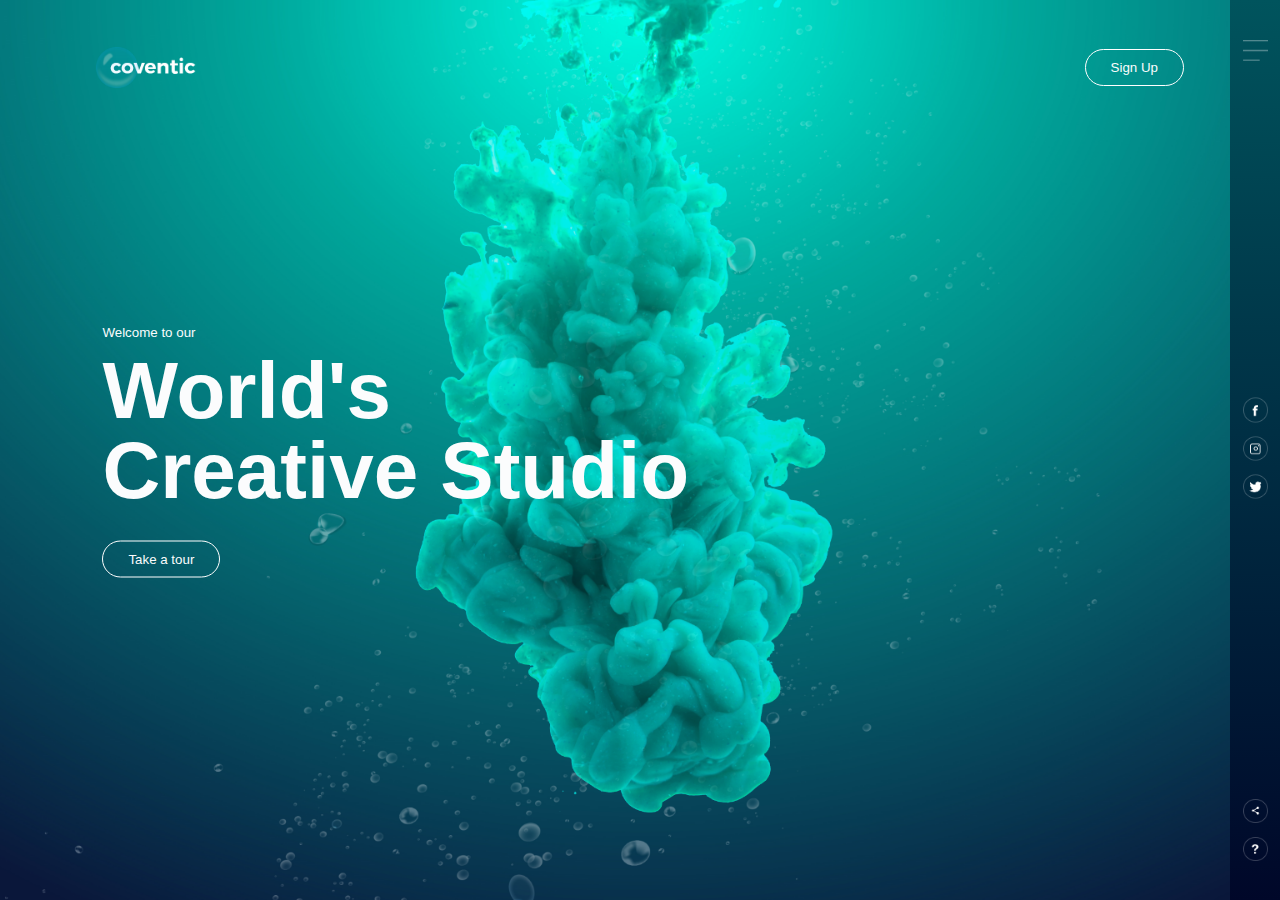
<file: animation1/index.html>
<!DOCTYPE html>
<html lang="ko">
<head>
    <meta charset="UTF-8">
    <title>Animation1</title>
    <link rel="stylesheet" href="./style.css">
</head>
<body>
    <div class="hero">
        <div class="navbar">
            <img src="img/logo.png" alt="" class="logo">
            <button type="button">Sign Up</button>
        </div>
        <div class="content">
            <small>Welcome to our</small>
            <h1>World's<br>Creative Studio</h1>
            <button type="button">Take a tour</button>
        </div>
        <div class="side-bar">
            <img src="img/menu.png" alt="" class="menu">
            
            <div class="social-links">
                <img src="img/fb.png" alt="">
                <img src="img/ig.png" alt="">
                <img src="img/tw.png" alt="">
            </div>

            <div class="useful-links">
                <img src="img/share.png" alt="">
                <img src="img/info.png" alt="">
            </div>
        </div>

        <div class="bubbles">
            <img src="img/bubble.png" alt="">
            <img src="img/bubble.png" alt="">
            <img src="img/bubble.png" alt="">
            <img src="img/bubble.png" alt="">
            <img src="img/bubble.png" alt="">
            <img src="img/bubble.png" alt="">
            <img src="img/bubble.png" alt="">
        </div>
    </div>
</body>
</html>
</file>
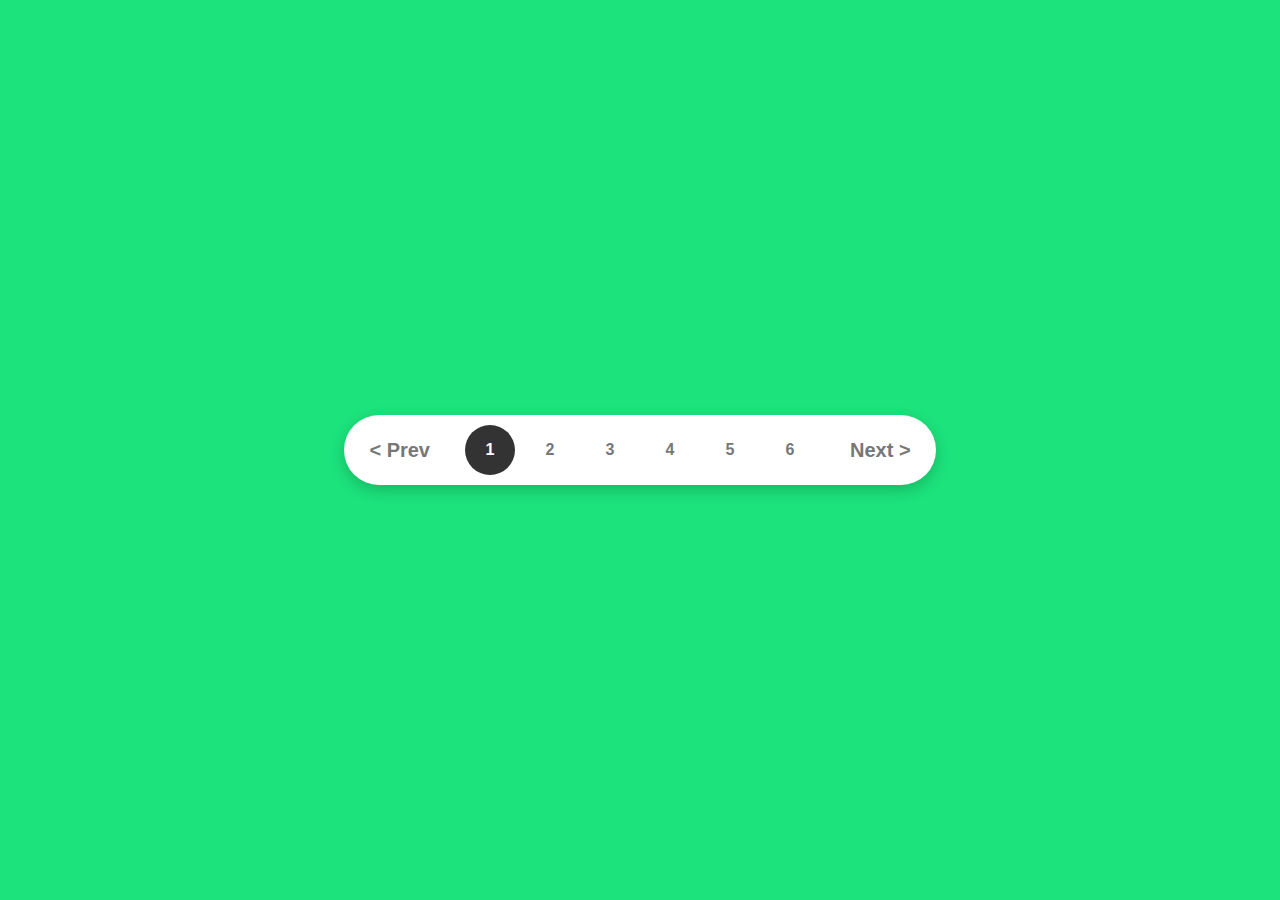
<file: element/Pagination1/index.html>
<!DOCTYPE html>
<html lang="ko">
<head>
    <meta charset="UTF-8">
    <title>Title</title>
    <link rel="stylesheet" href="./style.css">
</head>
<body>
    <ul class="pagination">
        <li><a href="#" class="prev">< Prev</a></li>
        <li class="pageNumber active"><a href="">1</a></li>
        <li class="pageNumber"><a href="">2</a></li>
        <li class="pageNumber"><a href="">3</a></li>
        <li class="pageNumber"><a href="">4</a></li>
        <li class="pageNumber"><a href="">5</a></li>
        <li class="pageNumber"><a href="">6</a></li>
        <li><a href="#" class="next">Next ></a></li>
    </ul>
    <script src="//code.jquery.com/jquery-3.2.1.min.js"></script>
    <script type="text/javascript">
        $(document).ready(function (){
            $('.next').click(function (){
                $('.pagination').find('.pageNumber.active').next().addClass('active');
                $('.pagination').find('.pageNumber.active').prev().removeClass('active');
            })
            $('.prev').click(function (){
                $('.pagination').find('.pageNumber.active').prev().addClass('active');
                $('.pagination').find('.pageNumber.active').next().removeClass('active');
            })
        })
    </script>
</body>
</html>
</file>
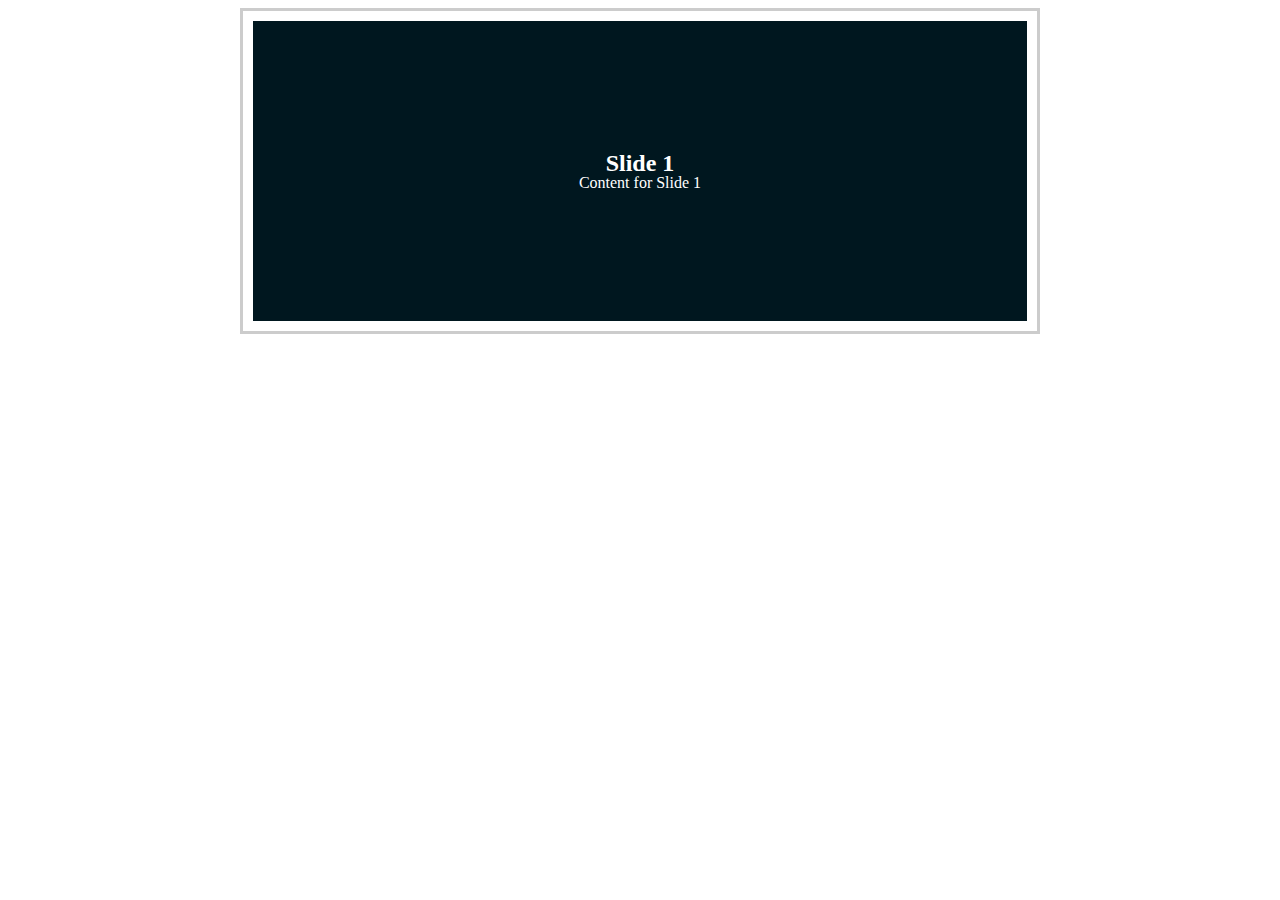
<file: element/Slider1/index.html>
<!DOCTYPE html>
<html lang="ko">
<head>
    <meta charset="UTF-8">
    <title>Slider1</title>
    <link rel="stylesheet" href="./style.css">
</head>
<body>
    <div id="slider">
    <input type="radio" name="slider" id="slide1" checked>
    <input type="radio" name="slider" id="slide2">
    <input type="radio" name="slider" id="slide3">
    <input type="radio" name="slider" id="slide4">
    <div id="slides">
        <div id="overflow">
            <div class="inner">
                <div class="slide slide_1">
                    <div class="slide-content">
                        <h2>Slide 1</h2>
                        <p>Content for Slide 1</p>
                    </div>
                </div>
                <div class="slide slide_2">
                    <div class="slide-content">
                        <h2>Slide 2</h2>
                        <p>Content for Slide 2</p>
                    </div>
                </div>
                <div class="slide slide_3">
                    <div class="slide-content">
                        <h2>Slide 3</h2>
                        <p>Content for Slide 3</p>
                    </div>
                </div>
                <div class="slide slide_4">
                    <div class="slide-content">
                        <h2>Slide 4</h2>
                        <p>Content for Slide 4</p>
                    </div>
                </div>
            </div>
        </div>
    </div>
    <div id="controls">
        <label for="slide1"></label>
        <label for="slide2"></label>
        <label for="slide3"></label>
        <label for="slide4"></label>
    </div>
    <div id="bullets">
        <label for="slide1"></label>
        <label for="slide2"></label>
        <label for="slide3"></label>
        <label for="slide4"></label>
    </div>
</div>
</body>
</html>
</file>
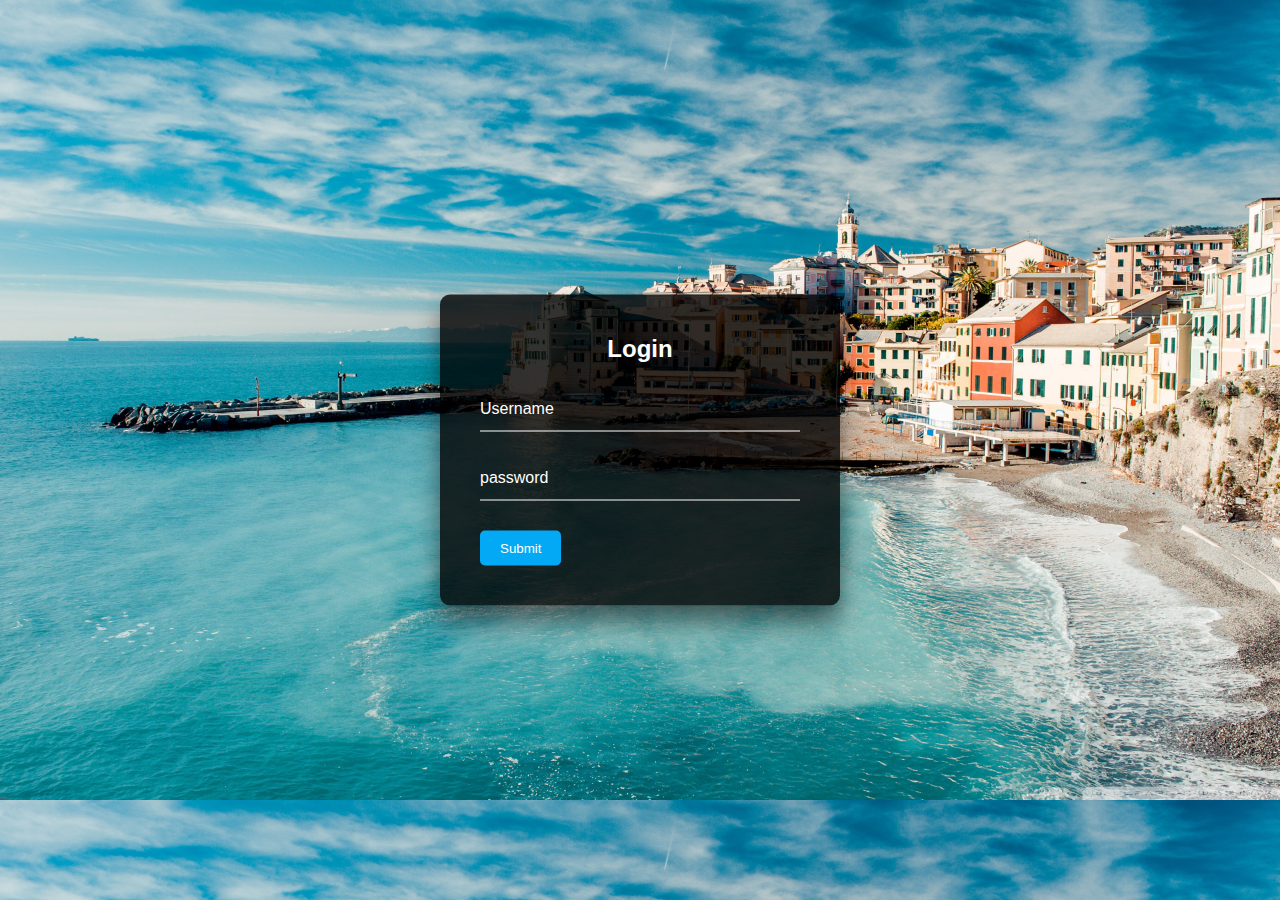
<file: form/LoginForm/index.html>
<!DOCTYPE html>
<html lang="ko">
<head>
    <meta charset="UTF-8">
    <title>greenLightButton</title>
    <link rel="stylesheet" href="./style.css">
</head>
<body>
    <div class="box">
        <h2>Login</h2>
        <form action="">
            <div class="inputBox">
                <input type="text" name="" required="">
                <label for="">Username</label>
            </div>
            <div class="inputBox">
                <input type="password" name="" required="">
                <label for="">password</label>
            </div>
            <input type="submit" name="" value="Submit">
        </form>
    </div>
</body>
</html>
</file>
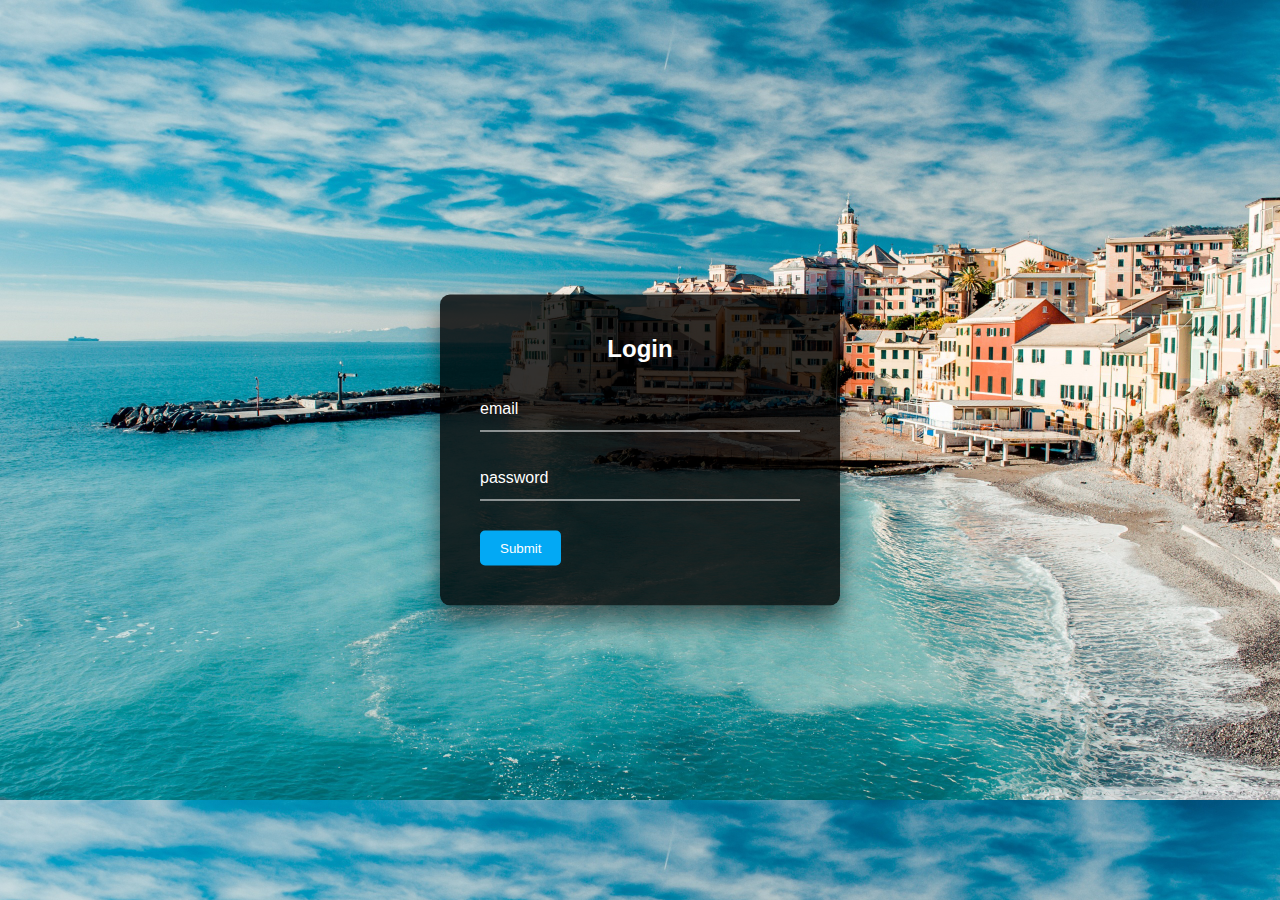
<file: form/LoginForm1/index.html>
<!DOCTYPE html>
<html lang="ko">
<head>
    <meta charset="UTF-8">
    <title>greenLightButton</title>
    <link rel="stylesheet" href="./style.css">
</head>
<body>
    <div class="box">
        <h2>Login</h2>
        <form action="">
            <div class="inputBox">
                <input type="text" name="" required="">
                <label for="">email</label>
            </div>
            <div class="inputBox">
                <input type="password" name="" required="">
                <label for="">password</label>
            </div>
            <input type="submit" name="" value="Submit">
        </form>
    </div>
</body>
</html>
</file>
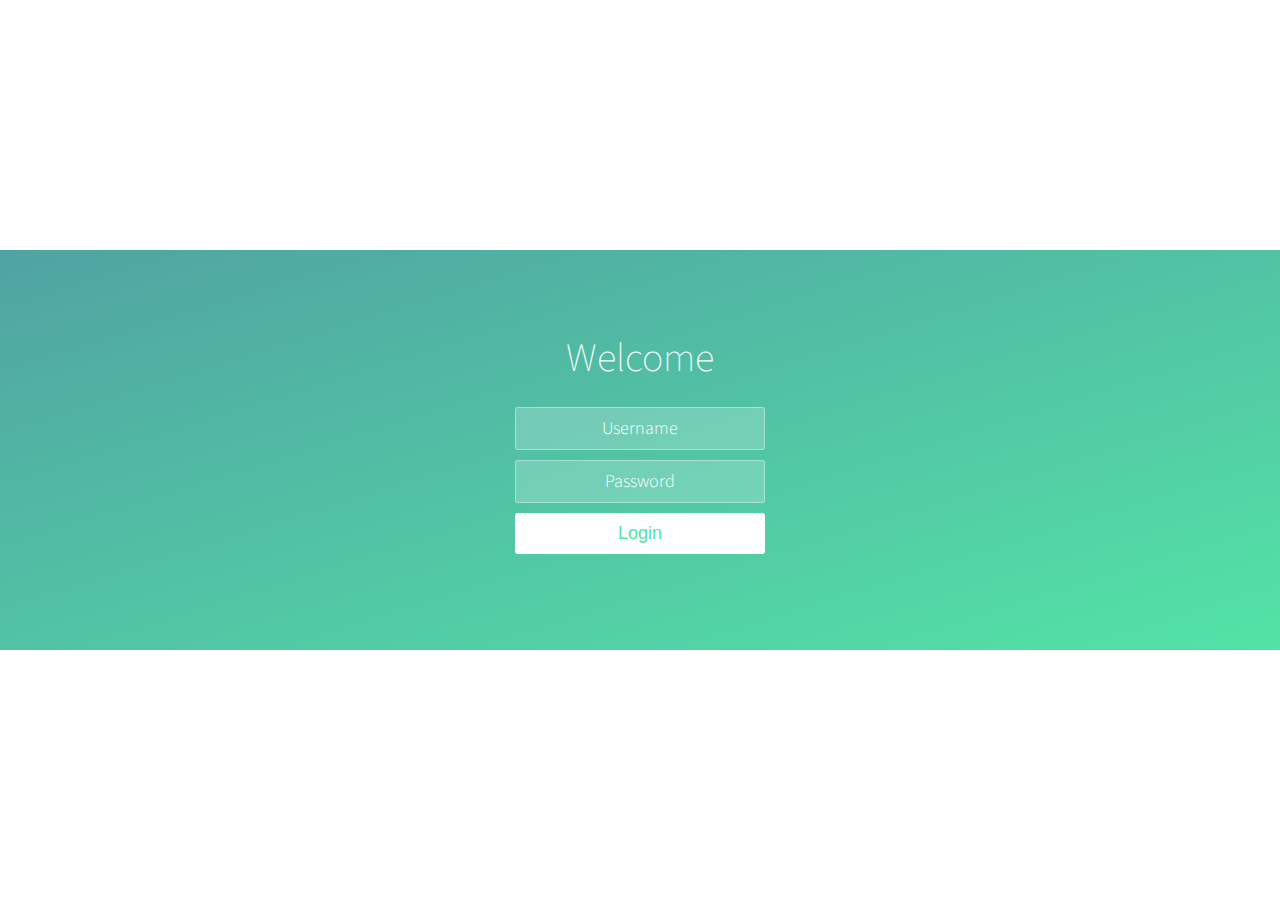
<file: form/LoginForm2/index.html>
<!DOCTYPE html>
<html lang="en">
<head>
    <meta charset="UTF-8">
    <title>Title</title>
    <link rel="stylesheet" href="./style.css">
</head>
<body>
    <div class="wrapper">
        <div class="container">
            <h1>Welcome</h1>

            <form class="form">
                <input type="text" placeholder="Username">
                <input type="password" placeholder="Password">
                <button type="submit" id="login-button">Login</button>
            </form>
        </div>

        <ul class="bg-bubbles">
            <li></li>
            <li></li>
            <li></li>
            <li></li>
            <li></li>
            <li></li>
            <li></li>
            <li></li>
            <li></li>
            <li></li>
        </ul>
    </div>
    <script type="text/javascript">
        $("#login-button").click(function(event){
            event.preventDefault();

            $('form').fadeOut(500);
            $('.wrapper').addClass('form-success');
        });
    </script>
</body>
</html>
</file>
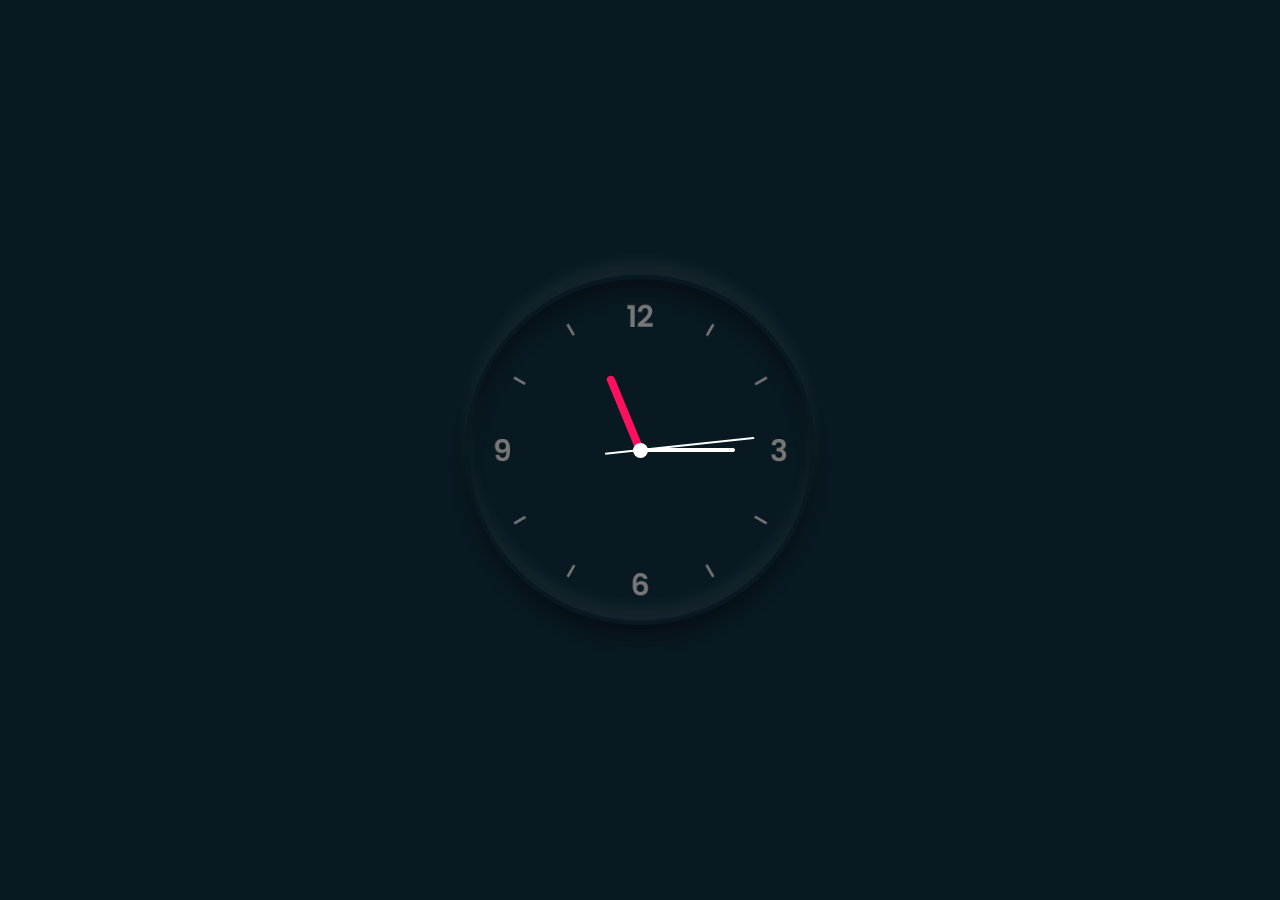
<file: JavaScript/Clock/index.html>
<!DOCTYPE html>
<html lang="ko">
<head>
    <meta charset="UTF-8">
    <title>Clock</title>
    <link rel="stylesheet" href="./style.css">
</head>
<body>
    <div class="clock">
        <div class="hour">
            <div class="hr" id="hr"></div>
        </div>
        <div class="min">
            <div class="mn" id="mn"></div>
        </div>
        <div class="sec">
            <div class="sc" id="sc"></div>
        </div>
    </div>
<script type="text/javascript">
    const deg = 6;
    const hr = document.querySelector('#hr');
    const mn = document.querySelector('#mn');
    const sc = document.querySelector('#sc');

    setInterval(() => {
        let day = new Date();
        let hh = day.getHours() * 30;
        let mm = day.getMinutes() * deg;
        let ss = day.getSeconds() * deg;

        hr.style.transform = `rotateZ(${(hh)+(mm/12)}deg`;
        mn.style.transform = `rotateZ(${mm}deg`;
        sc.style.transform = `rotateZ(${ss}deg`;
    })
</script>
</body>
</html>
</file>
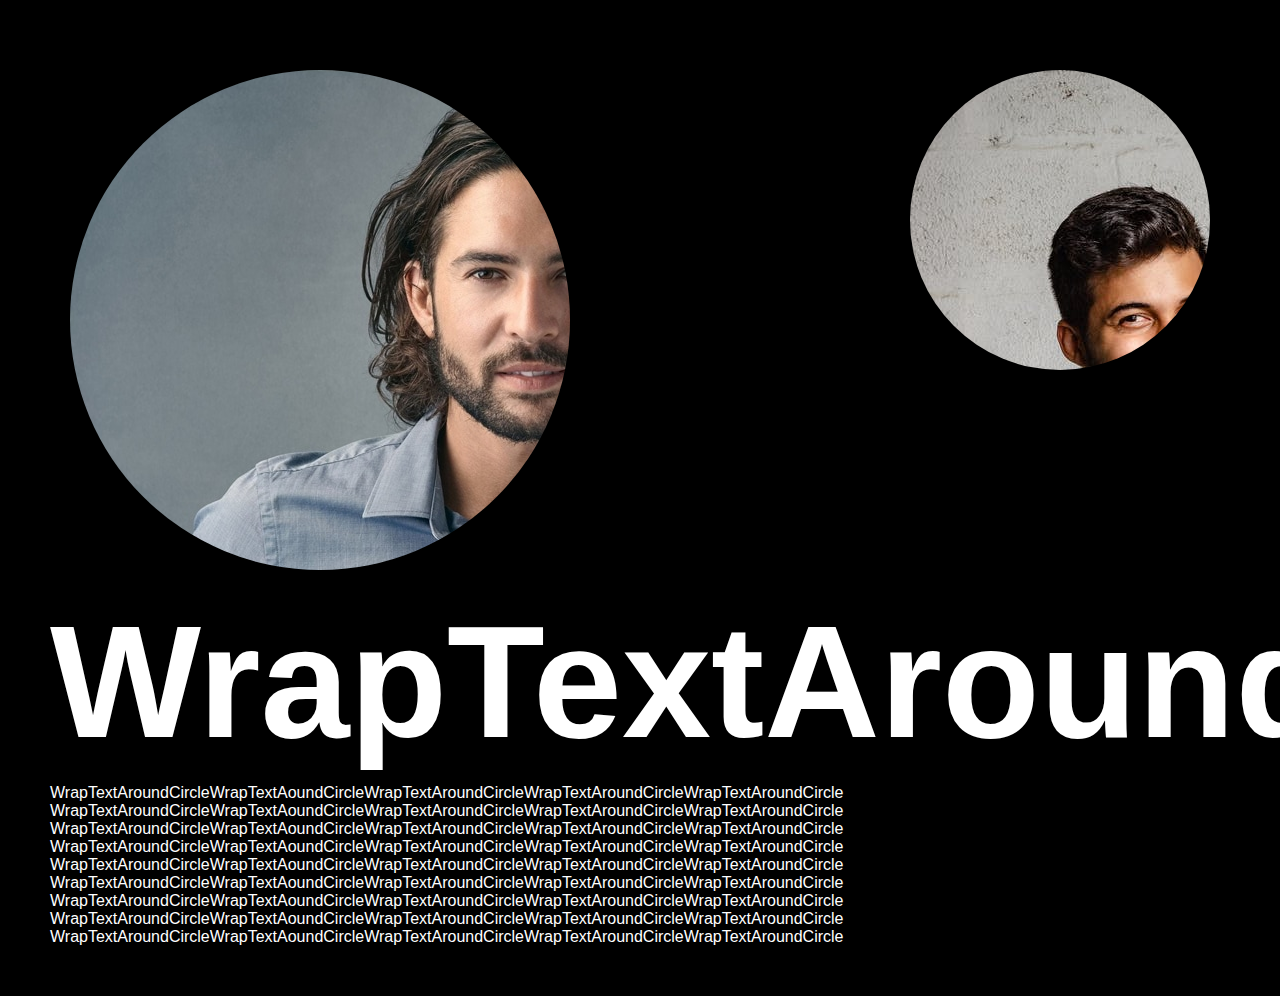
<file: layout/WrapTextAroundCircle/index.html>
<!DOCTYPE html>
<html lang="en">
<head>
    <meta charset="UTF-8">
    <title>WrapTextAroundCircle</title>
    <link rel="stylesheet" href="./style.css">
</head>
<body>
    <section>
        <div class="circle circle1">
            <img src="./man.jpg" alt="">
        </div>
        <div class="circle circle2">
            <img src="./man2.jpeg" alt="">
        </div>
        <div>
            <h2>
                WrapTextAroundCircle
            </h2>
            <p>WrapTextAroundCircleWrapTextAoundCircleWrapTextAroundCircleWrapTextAroundCircleWrapTextAroundCircle WrapTextAroundCircleWrapTextAoundCircleWrapTextAroundCircleWrapTextAroundCircleWrapTextAroundCircle WrapTextAroundCircleWrapTextAoundCircleWrapTextAroundCircleWrapTextAroundCircleWrapTextAroundCircle WrapTextAroundCircleWrapTextAoundCircleWrapTextAroundCircleWrapTextAroundCircleWrapTextAroundCircle WrapTextAroundCircleWrapTextAoundCircleWrapTextAroundCircleWrapTextAroundCircleWrapTextAroundCircle WrapTextAroundCircleWrapTextAoundCircleWrapTextAroundCircleWrapTextAroundCircleWrapTextAroundCircle WrapTextAroundCircleWrapTextAoundCircleWrapTextAroundCircleWrapTextAroundCircleWrapTextAroundCircle WrapTextAroundCircleWrapTextAoundCircleWrapTextAroundCircleWrapTextAroundCircleWrapTextAroundCircle WrapTextAroundCircleWrapTextAoundCircleWrapTextAroundCircleWrapTextAroundCircleWrapTextAroundCircle</p>
        </div>
    </section>
</body>
</html>
</file>
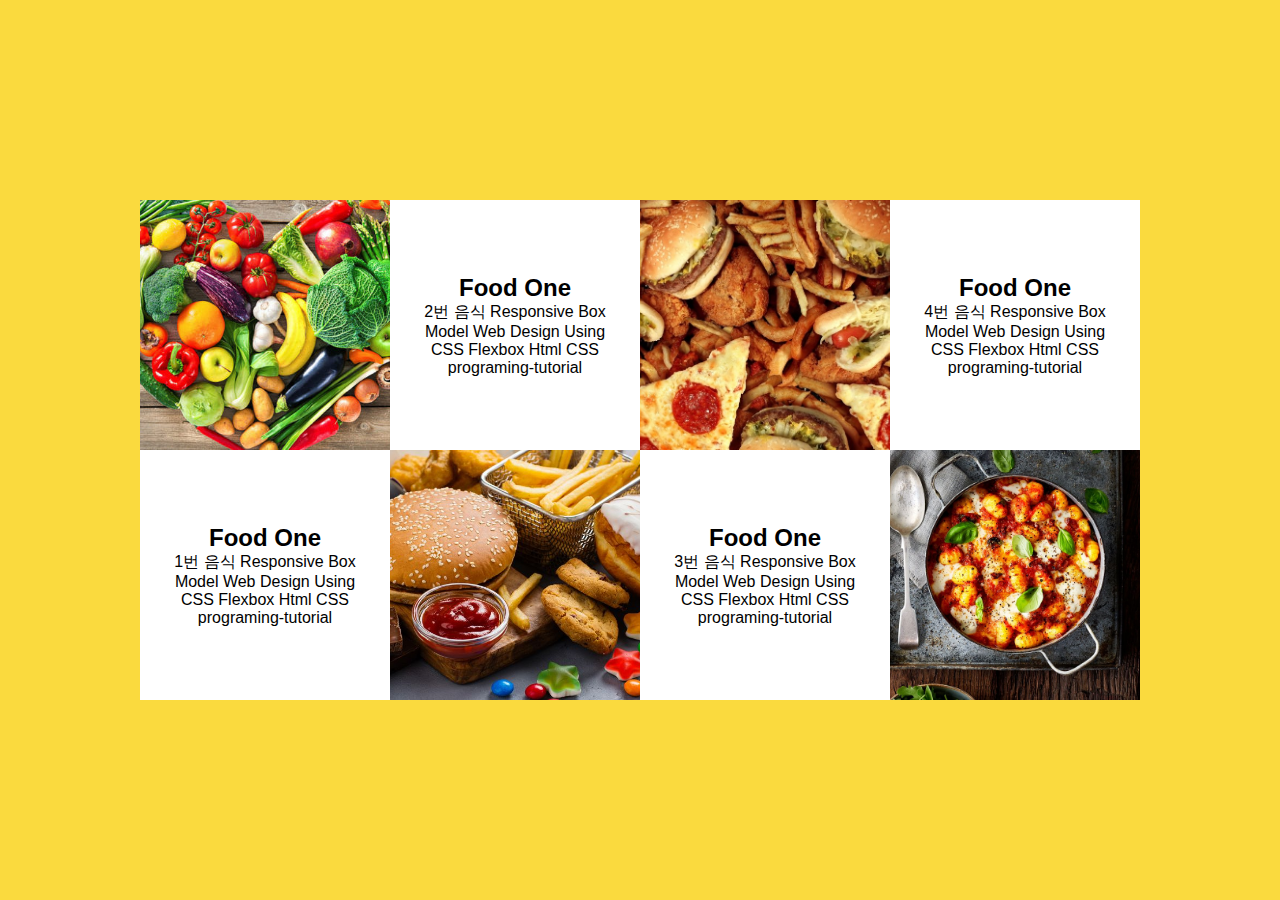
<file: responsive/GridCard1/index.html>
<!DOCTYPE html>
<html lang="ko">
<head>
    <meta charset="UTF-8">
    <title>Title</title>
    <link rel="stylesheet" href="./style.css">
</head>
<body>
    <div class="container">
        <div class="card">
            <div class="imgBx">
                <img src="img1.jpg" alt="">
            </div>
            <div class="content">
                <div>
                    <h2>Food One</h2>
                    <p>1번 음식 Responsive Box Model Web Design Using CSS Flexbox Html CSS programing-tutorial</p>
                </div>
            </div>
        </div>
        <div class="card">
            <div class="imgBx">
                <img src="img2.jpg" alt="">
            </div>
            <div class="content">
                <div>
                    <h2>Food One</h2>
                    <p>2번 음식 Responsive Box Model Web Design Using CSS Flexbox Html CSS programing-tutorial</p>
                </div>
            </div>
        </div>
        <div class="card">
            <div class="imgBx">
                <img src="img3.jpg" alt="">
            </div>
            <div class="content">
                <div>
                    <h2>Food One</h2>
                    <p>3번 음식 Responsive Box Model Web Design Using CSS Flexbox Html CSS programing-tutorial</p>
                </div>
            </div>
        </div>
        <div class="card">
            <div class="imgBx">
                <img src="img4.jpg" alt="">
            </div>
            <div class="content">
                <div>
                    <h2>Food One</h2>
                    <p>4번 음식 Responsive Box Model Web Design Using CSS Flexbox Html CSS programing-tutorial</p>
                </div>
            </div>
        </div>
    </div>
</body>
</html>
</file>
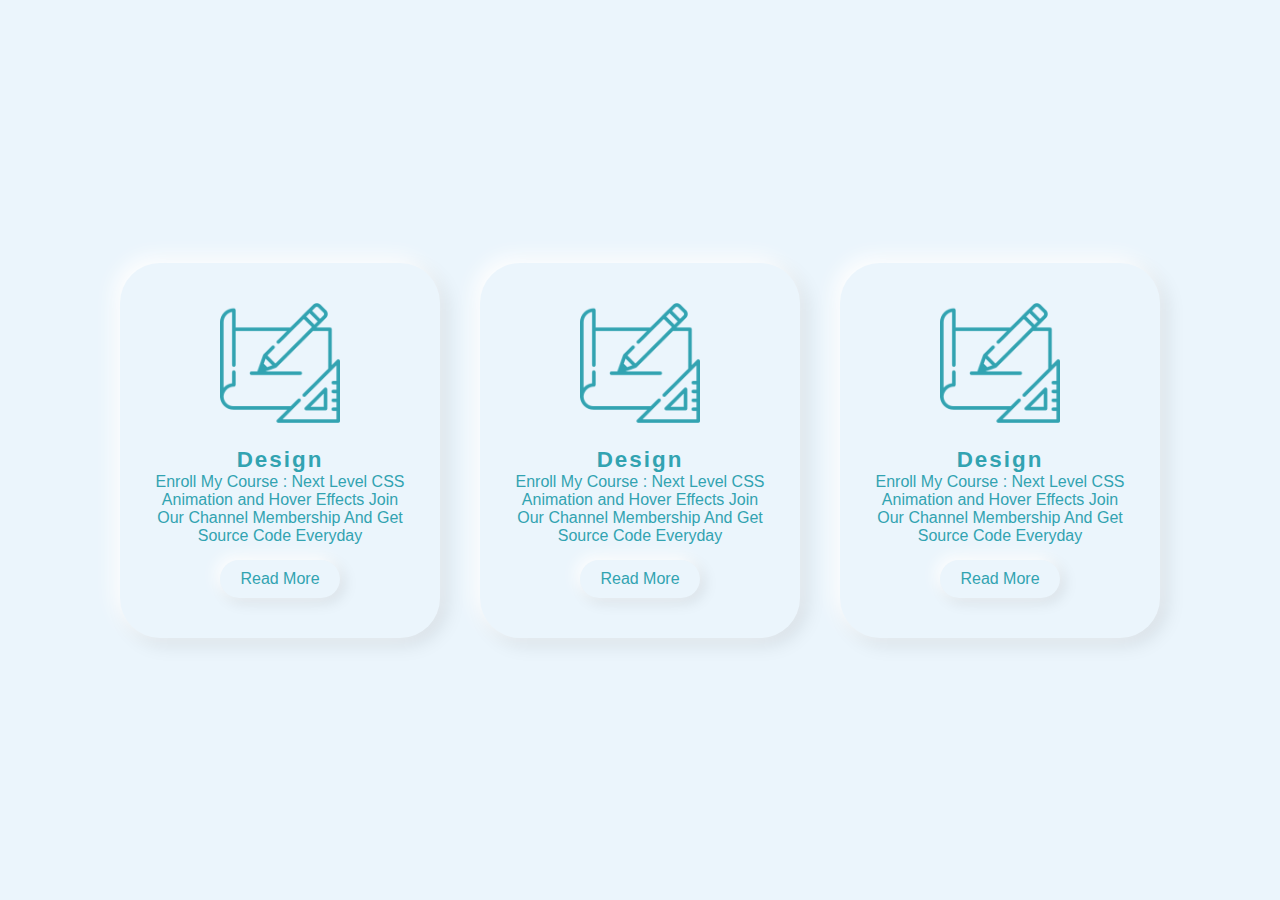
<file: responsive/NeumorphismCard1/index.html>
<!DOCTYPE html>
<html lang="ko">
<head>
    <meta charset="UTF-8">
    <title>Title</title>
    <link rel="stylesheet" href="./style.css">
</head>
<body>
    <div class="container">
        <div class="card">
            <div class="imgBx">
                <img src="./design.png" alt="">
            </div>
            <div class="contentBx">
                <h2>Design</h2>
                <p>Enroll My Course : Next Level CSS Animation and Hover Effects
                    Join Our Channel Membership And Get Source Code Everyday</p>
                <a href="#"><span>Read More</span></a>
            </div>
        </div>
        <div class="card">
            <div class="imgBx">
                <img src="./design.png" alt="">
            </div>
            <div class="contentBx">
                <h2>Design</h2>
                <p>Enroll My Course : Next Level CSS Animation and Hover Effects
                    Join Our Channel Membership And Get Source Code Everyday</p>
                <a href="#"><span>Read More</span></a>
            </div>
        </div>
        <div class="card">
            <div class="imgBx">
                <img src="./design.png" alt="">
            </div>
            <div class="contentBx">
                <h2>Design</h2>
                <p>Enroll My Course : Next Level CSS Animation and Hover Effects
                    Join Our Channel Membership And Get Source Code Everyday</p>
                <a href="#"><span>Read More</span></a>
            </div>
        </div>
    </div>
</body>
</html>
</file>
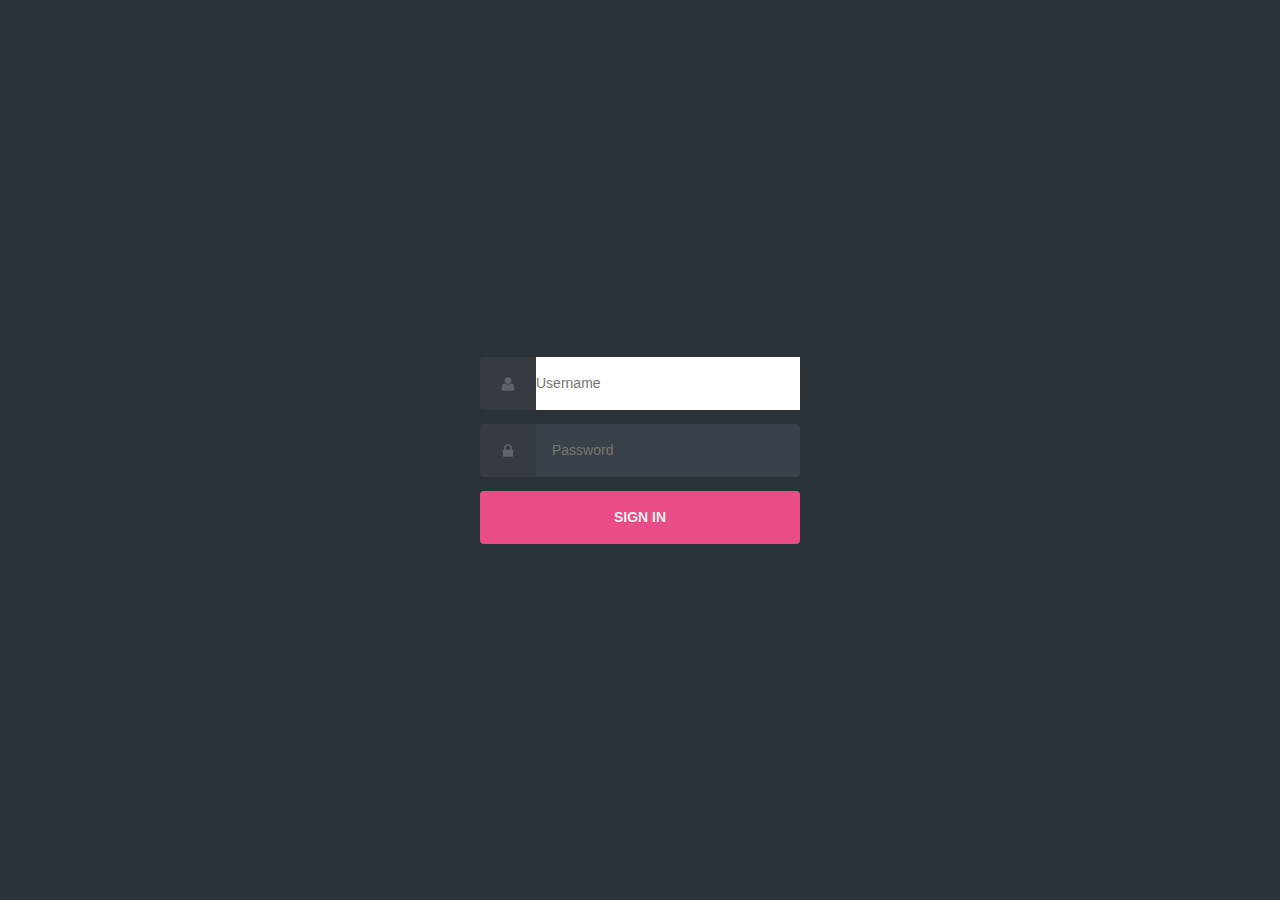
<file: sodam/admin_main/index.html>
<!DOCTYPE html>
<html lang="ko">
<head>
    <meta charset="UTF-8">
    <meta name="viewport" content="width=device-width, initial-scale=1.0">
    <title>Document</title>
    <link rel="stylesheet" href="./style.css">
</head>
<body class="align">

    <div class="grid">
  
      <form action="https://httpbin.org/post" method="POST" class="form login">
  
        <div class="form__field">
          <label for="login__username"><svg class="icon"><use xmlns:xlink="http://www.w3.org/1999/xlink" xlink:href="#user"></use></svg><span class="hidden">Username</span></label>
          <input id="login__username" type="text" name="username" class="form__input" placeholder="Username" required>
        </div>
  
        <div class="form__field">
          <label for="login__password"><svg class="icon"><use xmlns:xlink="http://www.w3.org/1999/xlink" xlink:href="#lock"></use></svg><span class="hidden">Password</span></label>
          <input id="login__password" type="password" name="password" class="form__input" placeholder="Password" required>
        </div>
  
        <div class="form__field">
          <input type="submit" value="Sign In">
        </div>
  
      </form>
    </div>
  
    <svg xmlns="http://www.w3.org/2000/svg" class="icons"><symbol id="arrow-right" viewBox="0 0 1792 1792"><path d="M1600 960q0 54-37 91l-651 651q-39 37-91 37-51 0-90-37l-75-75q-38-38-38-91t38-91l293-293H245q-52 0-84.5-37.5T128 1024V896q0-53 32.5-90.5T245 768h704L656 474q-38-36-38-90t38-90l75-75q38-38 90-38 53 0 91 38l651 651q37 35 37 90z"/></symbol><symbol id="lock" viewBox="0 0 1792 1792"><path d="M640 768h512V576q0-106-75-181t-181-75-181 75-75 181v192zm832 96v576q0 40-28 68t-68 28H416q-40 0-68-28t-28-68V864q0-40 28-68t68-28h32V576q0-184 132-316t316-132 316 132 132 316v192h32q40 0 68 28t28 68z"/></symbol><symbol id="user" viewBox="0 0 1792 1792"><path d="M1600 1405q0 120-73 189.5t-194 69.5H459q-121 0-194-69.5T192 1405q0-53 3.5-103.5t14-109T236 1084t43-97.5 62-81 85.5-53.5T538 832q9 0 42 21.5t74.5 48 108 48T896 971t133.5-21.5 108-48 74.5-48 42-21.5q61 0 111.5 20t85.5 53.5 62 81 43 97.5 26.5 108.5 14 109 3.5 103.5zm-320-893q0 159-112.5 271.5T896 896 624.5 783.5 512 512t112.5-271.5T896 128t271.5 112.5T1280 512z"/></symbol></svg>
  
  </body>
</html>
</file>
<file: animation1/style.css>
*{
    margin: 0;
    padding: 0;
    font-family: sans-serif;
}

.hero{
    width: 100%;
    height: 100vh;
    background-image: url("img/background.png");
    background-size: cover;
    background-position: center;
    position: relative;
    overflow: hidden;
}

.logo{
    width: 100px;
    cursor: pointer;
}

.navbar{
    width: 85%;
    height: 15%;
    margin: auto;
    display: flex;
    align-items: center;
    justify-content: space-between;
}

button{
    color: #fbfcfd;
    padding: 10px 25px;
    background: transparent;
    border: 1px solid #fff;
    border-radius: 20px;
    outline: none;
    cursor: pointer;
    transition: .2s;
}

button:hover{
    background: #00545d;
    border-color: #00545d;
}

.content{
    color: #fbfcfd;
    position: absolute;
    top: 50%;
    left: 8%;
    transform: translateY(-50%);
    z-index: 2;
}

h1{
    font-size: 80px;
    margin: 10px 0 30px;
    line-height: 80px;
}

.side-bar{
    width: 50px;
    height: 100vh;
    background: linear-gradient(#00545d, #000729);
    position: absolute;
    right: 0;
    top: 0;
}

.menu{
    display: block;
    width: 25px;
    margin: 40px auto 0;
    cursor: pointer;
}

.social-links img,
.useful-links img{
    width: 25px;
    margin: 5px auto;
    cursor: pointer;
}

.social-links{
    width: 50px;
    text-align: center;
    position: absolute;
    top: 50%;
    transform: translateY(-50%);
}

.useful-links{
    width: 50px;
    text-align: center;
    position: absolute;
    bottom: 30px;
}

.bubbles img{
    width: 50px;
    animation: bubble 7s linear infinite;
}

.bubbles{
    width: 100%;
    display: flex;
    align-items: center;
    justify-content: space-around;
    position: absolute;
    bottom: -70px;
}

@keyframes  bubble{
    0%{
        transform: translateY(0);
        opacity: 0;
    }
    50%{
        opacity: 1;
    }
    70%{
        opacity: 1;
    }
    100%{
        transform: translateY(-80vh);
        opacity: 0;
    }
}

.bubbles img:nth-child(1){
    animation-delay: 2s;
    width: 20px;
}
.bubbles img:nth-child(2){
    animation-delay: 1s;
}
.bubbles img:nth-child(3){
    animation-delay: 3s;
    width: 25px;
}
.bubbles img:nth-child(4){
    animation-delay: 4.5s;
}
.bubbles img:nth-child(5){
    animation-delay: 3s;
}
.bubbles img:nth-child(6){
    animation-delay: 2s;
    width: 20px;
}
.bubbles img:nth-child(7){
    width: 35px;
    animation-delay: 7s;
}
</file>
<file: element/Pagination1/style.css>
/* 구글에서 sans-serif 폰트 가져오기 */
@import url('https://fonts.googleapis.com/css2?family=Noto+Sans+KR:wght@100;300;400;500;700;900&display=swap');

*{
    margin: 0;
    padding: 0;
    box-sizing: border-box;
    font-family: 'Poppins', sans-serif;
}

body{
    display: flex;
    justify-content: center;
    align-items: center;
    min-height: 100vh;
    background: #1ce37c;
}

ul{
    position: relative;
    background: #fff;
    display: flex;
    padding: 10px 20px;
    border-radius: 50px;
    box-shadow: 0 5px 15px rgba(0,0,0,.2);
}

ul li{
    list-style: none;
    line-height: 50px;
    margin: 0 5px;
}

ul li.pageNumber{
    width: 50px;
    height: 50px;
    line-height: 50px;
    text-align: center;
}

ul li a {
    display: block;
    text-decoration: none; /* a태그에 생기는 텍스트 아래 밑줄 제거 */
    color: #777;
    font-weight: 600;
    border-radius: 50%;
}

ul li.pageNumber:hover a,
ul li.pageNumber.active a{
    background: #333;
    color: #fff;
}

ul li:first-child{
    margin-right: 30px;
    font-weight: 700;
    font-size: 20px;
}

ul li:last-child{
    margin-left: 30px;
    font-weight: 700;
    font-size: 20px;
}
</file>
<file: element/Slider1/style.css>
#slider {
    margin: 0 auto;
    width: 800px;
    max-width: 100%;
    text-align: center;
}
#slider input[type=radio] {
    display: none;
}
#slider label {
    cursor:pointer;
    text-decoration: none;
}
#slides {
    padding: 10px;
    border: 3px solid #ccc;
    background: #fff;
    position: relative;
    z-index: 1;
}
#overflow {
    width: 100%;
    overflow: hidden;
}
#slide1:checked ~ #slides .inner {
    margin-left: 0;
}
#slide2:checked ~ #slides .inner {
    margin-left: -100%;
}
#slide3:checked ~ #slides .inner {
    margin-left: -200%;
}
#slide4:checked ~ #slides .inner {
    margin-left: -300%;
}
#slides .inner {
    transition: margin-left 800ms cubic-bezier(0.770, 0.000, 0.175, 1.000);
    width: 400%;
    line-height: 0;
    height: 300px;
}
#slides .slide {
    width: 25%;
    float:left;
    display: flex;
    justify-content: center;
    align-items: center;
    height: 100%;
    color: #fff;
}
#slides .slide_1 {
    background: #00171F;
}
#slides .slide_2 {
    background: #003459;
}
#slides .slide_3 {
    background: #007EA7;
}
#slides .slide_4 {
    background: #00A8E8;
}
#controls {
    margin: -180px 0 0 0;
    width: 100%;
    height: 50px;
    z-index: 3;
    position: relative;
}
#controls label {
    transition: opacity 0.2s ease-out;
    display: none;
    width: 50px;
    height: 50px;
    opacity: .4;
}
#controls label:hover {
    opacity: 1;
}
#slide1:checked ~ #controls label:nth-child(2),
#slide2:checked ~ #controls label:nth-child(3),
#slide3:checked ~ #controls label:nth-child(4),
#slide4:checked ~ #controls label:nth-child(1) {
    background: url(https://image.flaticon.com/icons/svg/130/130884.svg) no-repeat;
    float:right;
    margin: 0 -50px 0 0;
    display: block;
}
#slide1:checked ~ #controls label:nth-last-child(2),
#slide2:checked ~ #controls label:nth-last-child(3),
#slide3:checked ~ #controls label:nth-last-child(4),
#slide4:checked ~ #controls label:nth-last-child(1) {
    background: url(https://image.flaticon.com/icons/svg/130/130882.svg) no-repeat;
    float:left;
    margin: 0 0 0 -50px;
    display: block;
}
#bullets {
    margin: 150px 0 0;
    text-align: center;
}
#bullets label {
    display: inline-blocak;
    width: 10px;
    height: 10px;
    border-radius:100%;
    background: #ccc;
    margin: 0 10px;
}
#slide1:checked ~ #bullets label:nth-child(1),
#slide2:checked ~ #bullets label:nth-child(2),
#slide3:checked ~ #bullets label:nth-child(3),
#slide4:checked ~ #bullets label:nth-child(4) {
    background: #444;
}
@media screen and (max-width: 900px) {
    #slide1:checked ~ #controls label:nth-child(2),
    #slide2:checked ~ #controls label:nth-child(3),
    #slide3:checked ~ #controls label:nth-child(4),
    #slide4:checked ~ #controls label:nth-child(1),
    #slide1:checked ~ #controls label:nth-last-child(2),
    #slide2:checked ~ #controls label:nth-last-child(3),
    #slide3:checked ~ #controls label:nth-last-child(4),
    #slide4:checked ~ #controls label:nth-last-child(1) {
        margin: 0;
    }
    #slides {
        max-width: calc(100% - 140px);
        margin: 0 auto;
    }
}
</file>
<file: form/LoginForm/style.css>
@import url('https://fonts.googleapis.com/css2?family=Noto+Sans+KR:wght@100;300;400;500;700;900&display=swap');

body{
    margin: 0;
    padding: 0;
    font-family: sans-serif;
    background: url("./풍경.jpg");
    background-size: cover;
}

.box{
    position: absolute; /* position이 static 속성이 아닌 부모를 기준으로 움직입니다. 현제 부모 태그가 없으므로 body태그를 기준으로 움직입니다. */
    top: 50%;
    left: 50%;
    transform: translate(-50%, -50%); /* 현제 위치에서 x축으로 -50%, y축으로 -50% 이동 */
    width: 400px;
    padding: 40px;
    background: rgba(0,0,0,.8); /* 배경색 설정, 뒤에 .8은 투명도 */
    box-sizing: border-box; /* 영억 크기 계산식을 border-box 형식으로 변경합니다 */
    /* border-box 방식 : border-weigth, padding값을 더하지 않고 box크기를 설정 */
    /* border-box로 변경하지 않으면 영역 디자인이 의도한대로 나오지 않습니다. */
    box-shadow: 0 15px 25px rgba(0,0,0,.5); /* 박스 뒤쪽에 그림자효과를 추가, 순서대로 x축, y축, 색상 */
    border-radius: 10px; /* 박스 테두리 굴곡 정도 */
}

.box h2{
    margin: 0 0 30px;
    padding: 0;
    color: #fff;
    text-align: center; /* 텍스트 가운데 정렬 */
}

.box .inputBox{
    position: relative; /* 태그의 위치를 변경하고 싶을 때 relative사용 */
    /* position이 relative일때 top, left, right, bottom 속성 사용 가능 */
    /* 여기서는 inputBox와 아래 label을 붙이기 위해 사용 */
}

.box .inputBox input{
    width: 100%;
    padding: 10px 0;
    font-size: 16px;
    color: #fff;
    margin-bottom: 30px;
    border: none; /* 박스 테두리 제거 */
    border-bottom: 1px solid #fff; /* 박스 아래쪽에만 테두리 만듬 */
    outline: none; /* 클릭했을 때 하얀 테두리 생기는거 제거 */
    background: transparent; /* 배경색 투명하게 */
}

.box .inputBox label{
    position: absolute; /* label을 inputBox박스 기준으로 움직이도록 함 */
    top: -3px;
    left: 0;
    padding: 10px 0;
    font-size: 16px;
    color: #fff;
    pointer-events: none; /* 해당영역이 포인터 이벤트의 대상이 될수 없도록 합니다 */
    /* label을 마우스로 클릭,드래그 할 수 없도록 함 */
    transition: .5s; /* 해당 태그의 상태가 변경될경우 변경되는 시간을 0.5초로 설정 */
}

.box .inputBox input:focus ~ label,
.box .inputBox input:valid ~ label{ /* .box아래 .inputBox 아래 focus되거나 유효한 값이 입력된(valid) input태그앞에 label태그가 존재한다면 해당하는 모든 label을 선택한다. */
    top: -20px;
    left: 0;
    color: #03a9f4;
    font-size: 12px;
}

.box input[type="submit"]{ /* .box밑 type값이 submit인 input태그를 선택 */
    background: transparent;
    border: none;
    outline: none;
    color: #fff;
    background: #03a9f4;
    padding: 10px 20px;
    cursor: pointer; /* 해당 태그에 마우스를 위치했을 때 커서 모양을 손가락 모양으로 변경 */
    border-radius: 5px;
}
</file>
<file: form/LoginForm1/style.css>
@import url("https://fonts.googleapis.com/css2?family=Noto+Sans+KR:wght@100;300;400;500;700;900&display=swap");

body {
  margin: 0;
  padding: 0;
  font-family: sans-serif;
  background: url("./풍경.jpg");
  background-size: cover;
}

.box {
  position: absolute; /* position이 static 속성이 아닌 부모를 기준으로 움직입니다. 현제 부모 태그가 없으므로 body태그를 기준으로 움직입니다. */
  top: 50%; /* 상단으로부터 간격 50% */
  left: 50%; /* 왼쪽으로부터 간격 50% */
  transform: translate(
    -50%,
    -50%
  ); /* 현제 위치에서 x축으로 -50%, y축으로 -50% 이동 */
  width: 400px;
  padding: 40px;
  background: rgba(0, 0, 0, 0.8); /* 배경색 설정, 뒤에 .8은 투명도 */
  box-sizing: border-box; /* 영억 크기 계산식을 border-box 형식으로 변경합니다 */
  /* border-box 방식 : border-weigth, padding값을 더하지 않고 box크기를 설정 */
  /* border-box로 변경하지 않으면 영역 디자인이 의도한대로 나오지 않습니다. */
  box-shadow: 0 15px 25px rgba(0, 0, 0, 0.5); /* 박스 뒤쪽에 그림자효과를 추가, 순서대로 x축, y축, 색상 */
  border-radius: 10px; /* 박스 테두리 굴곡 정도 */
}

.box h2 {
  margin: 0 0 30px;
  padding: 0; /* 박스 안쪽 간격 0 */
  color: #fff;
  text-align: center; /* 텍스트 가운데 정렬 */
}

.box .inputBox {
  position: relative; /* 태그의 위치를 변경하고 싶을 때 relative사용 */
  /* position이 relative일때 top, left, right, bottom 속성 사용 가능 */
  /* 여기서는 inputBox와 아래 label을 붙이기 위해 사용 */
}

.box .inputBox input {
  width: 100%;
  padding: 10px 0;
  font-size: 16px;
  color: #fff;
  margin-bottom: 30px;
  border: none; /* 박스 테두리 제거 */
  border-bottom: 1px solid #fff; /* 박스 아래쪽에만 테두리 만듬 */
  outline: none; /* 클릭했을 때 하얀 테두리 생기는거 제거 */
  background: transparent; /* 배경색 투명하게 */
}

.box .inputBox label {
  position: absolute; /* label을 inputBox박스 기준으로 움직이도록 함 */
  top: -3px;
  left: 0;
  padding: 10px 0;
  font-size: 16px;
  color: #fff;
  pointer-events: none; /* 해당영역이 포인터 이벤트의 대상이 될수 없도록 합니다 */
  /* label을 마우스로 클릭,드래그 할 수 없도록 함 */
  transition: 0.5s; /* 해당 태그의 상태가 변경될경우 변경되는 시간을 0.5초로 설정 */
}

.box .inputBox input:focus ~ label,
.box .inputBox input:valid ~ label {
  /* .box아래 .inputBox 아래 focus되거나 유효한 값이 입력된(valid) input태그앞에 label태그가 존재한다면 해당하는 모든 label을 선택한다. */
  top: -20px;
  left: 0;
  color: #03a9f4;
  font-size: 12px;
}

.box input[type="submit"] {
  /* .box밑 type값이 submit인 input태그를 선택 */
  background: transparent; /* transparent -> 투명 */
  border: none; /* 박스 테두리 없음(none) */
  outline: none; /* outline : 레이아웃 크기에 영향받지 않는 눈에만 보이는 테두리, border는 크기에 영향을 줌 */
  color: #fff;
  background: #03a9f4;
  padding: 10px 20px;
  cursor: pointer; /* 해당 태그에 마우스를 위치했을 때 커서 모양을 손가락 모양으로 변경 */
  border-radius: 5px;
}
</file>
<file: form/LoginForm2/style.css>
@import url(https://fonts.googleapis.com/css?family=Source+Sans+Pro:200,300);
* {
  box-sizing: border-box;
  margin: 0;
  padding: 0;
  font-weight: 300;
}
body {
  font-family: "Source Sans Pro", sans-serif;
  color: white;
  font-weight: 300;
}
body ::-webkit-input-placeholder {
  /* WebKit browsers */

  font-family: "Source Sans Pro", sans-serif;
  color: white;
  font-weight: 300;
}
body :-moz-placeholder {
  /* Mozilla Firefox 4 to 18 */

  font-family: "Source Sans Pro", sans-serif;
  color: white;
  opacity: 1;
  font-weight: 300;
}
body ::-moz-placeholder {
  /* Mozilla Firefox 19+ */

  font-family: "Source Sans Pro", sans-serif;
  color: white;
  opacity: 1;
  font-weight: 300;
}
body :-ms-input-placeholder {
  /* Internet Explorer 10+ */

  font-family: "Source Sans Pro", sans-serif;
  color: white;
  font-weight: 300;
}
.wrapper {
  background: #50a3a2;
  background: -webkit-linear-gradient(top left, #50a3a2 0%, #53e3a6 100%);
  background: -moz-linear-gradient(top left, #50a3a2 0%, #53e3a6 100%);
  background: -o-linear-gradient(top left, #50a3a2 0%, #53e3a6 100%);
  background: linear-gradient(to bottom right, #50a3a2 0%, #53e3a6 100%);
  position: absolute;
  top: 50%;
  left: 0;
  width: 100%;
  height: 400px;
  margin-top: -200px;
  overflow: hidden; /* overflow : 박스안에 컨텐츠가 너무 커서 박스 범위를 벗어났을 때 범위 밖의 컨텐츠를 어떻게 처리할지를 결정, hidden은 넘치는 부분 자름 */
}
.wrapper.form-success .container h1 {
  transform: translateY(85px);
}
.container {
  max-width: 600px;
  margin: 0 auto;
  padding: 80px 0;
  height: 400px;
  text-align: center;
}
.container h1 {
  font-size: 40px;
  transition-duration: 1s;
  transition-timing-function: ease-in-put;
  font-weight: 200;
}
form {
  padding: 20px 0;
  position: relative;
  z-index: 2;
}
form input {
  appearance: none;
  outline: 0;
  border: 1px solid rgba(255, 255, 255, 0.4);
  background-color: rgba(255, 255, 255, 0.2);
  width: 250px;
  border-radius: 3px;
  padding: 10px 15px;
  margin: 0 auto 10px auto;
  display: block;
  text-align: center;
  font-size: 18px;
  color: white;
  transition-duration: 0.25s;
  font-weight: 300;
}
form input:hover {
  background-color: rgba(255, 255, 255, 0.4);
}
form input:focus {
  background-color: white;
  width: 300px;
  color: #53e3a6;
}
form button {
  appearance: none;
  outline: 0;
  background-color: white;
  border: 0;
  padding: 10px 15px;
  color: #53e3a6;
  border-radius: 3px;
  width: 250px;
  cursor: pointer;
  font-size: 18px;
  transition-duration: 0.25s;
}
form button:hover {
  background-color: #f5f7f9;
}
.bg-bubbles {
  position: absolute;
  top: 0;
  left: 0;
  width: 100%;
  height: 100%;
  z-index: 1;
}
.bg-bubbles li {
  position: absolute;
  list-style: none;
  display: block;
  width: 40px;
  height: 40px;
  background-color: rgba(255, 255, 255, 0.15);
  bottom: -160px;
  -webkit-animation: square 25s infinite;
  animation: square 25s infinite;
  -webkit-transition-timing-function: linear;
  transition-timing-function: linear;
}
.bg-bubbles li:nth-child(1) {
  left: 10%;
}
.bg-bubbles li:nth-child(2) {
  left: 20%;
  width: 80px;
  height: 80px;
  animation-delay: 2s;
  animation-duration: 17s;
}
.bg-bubbles li:nth-child(3) {
  left: 25%;
  animation-delay: 4s;
}
.bg-bubbles li:nth-child(4) {
  left: 40%;
  width: 60px;
  height: 60px;
  animation-duration: 22s;
  background-color: rgba(255, 255, 255, 0.25);
}
.bg-bubbles li:nth-child(5) {
  left: 70%;
}
.bg-bubbles li:nth-child(6) {
  left: 80%;
  width: 120px;
  height: 120px;
  animation-delay: 3s;
  background-color: rgba(255, 255, 255, 0.2);
}
.bg-bubbles li:nth-child(7) {
  left: 32%;
  width: 160px;
  height: 160px;
  animation-delay: 7s;
}
.bg-bubbles li:nth-child(8) {
  left: 55%;
  width: 20px;
  height: 20px;
  animation-delay: 15s;
  animation-duration: 40s;
}
.bg-bubbles li:nth-child(9) {
  left: 25%;
  width: 10px;
  height: 10px;
  animation-delay: 2s;
  animation-duration: 40s;
  background-color: rgba(255, 255, 255, 0.3);
}
.bg-bubbles li:nth-child(10) {
  left: 90%;
  width: 160px;
  height: 160px;
  animation-delay: 11s;
}
@-webkit-keyframes square {
  0% {
    transform: translateY(0);
  }
  100% {
    transform: translateY(-700px) rotate(600deg);
  }
}
@keyframes square {
  0% {
    transform: translateY(0);
  }
  100% {
    transform: translateY(-700px) rotate(600deg);
  }
}
</file>
<file: JavaScript/Clock/style.css>
*{
    margin: 0;
    padding: 0;
    box-sizing: border-box;
}

body{
    display: flex;
    justify-content: center;
    align-items: center;
    min-height: 100vh;
    background: #091921;
}

.clock{
    width: 350px;
    height: 350px;
    display: flex;
    justify-content: center;
    align-items: center;
    background: url("clock.png");
    background-size: cover;
    border: 4px solid #091921;
    border-radius: 50%;
    box-shadow: 0 -15px 15px rgba(255,255,255,0.05),
                inset 0 -15px 15px rgba(255,255,255, 0.05),
                0 15px 15px rgba(0,0,0,0.3),
                inset 0 15px 15px rgba(0,0,0,0.3);
}

.clock:before{
    content: '';
    position: absolute;
    width: 15px;
    height: 15px;
    background: #fff;
    border-radius: 50%;
    z-index: 10000;
}

.clock .hour,
.clock .min,
.clock .sec{
    position: absolute;
}

.clock .hour, .hr{
    width: 160px;
    height: 160px;
}

.clock .min, .mn{
    width: 190px;
    height: 190px;
}

.clock .sec, .sc{
    width: 230px;
    height: 230px;
}

.hr, .mn, .sc{
    display: flex;
    justify-content: center;
    /*align-items: center;*/
    position: absolute;
    border-radius: 50%;
}

.hr:before{
    content: '';
    position: absolute;
    width: 8px;
    height: 80px;
    background: #ff105e;
    z-index: 10;
    border-radius: 6px 6px 0 0;
}
.mn::before{
    content: '';
    position: absolute;
    width: 4px;
    height: 90px;
    background: #fff;
    z-index: 11;
    border-radius: 6px 6px 0 0;
}

.sc::before{
    content: '';
    position: absolute;
    width: 2px;
    height: 150px;
    background: #fff;
    z-index: 12;
    border-radius: 6px 6px 0 0;
}
</file>
<file: layout/WrapTextAroundCircle/style.css>
/* 구글에서 sans-serif 폰트 가져오기 */
@import url('https://fonts.googleapis.com/css2?family=Noto+Sans+KR:wght@100;300;400;500;700;900&display=swap');

*{
    margin: 0;
    padding: 0;
    box-sizing: border-box;
    font-family: 'Poppins', sans-serif;
}

body{
    background: #000;
}

section{
    position: relative;
    width: 100%;
    padding: 50px;
}

.circle{
    position: relative;
    overflow: hidden;
}

.circle.circle1{
    width: 500px;
    height: 500px;
    float: left;
    border-radius: 50%;
    margin: 20px;
}

.circle.circle2{
    width: 300px;
    height: 300px;
    float: right;
    border-radius: 50%;
    margin: 20px;
    shape-outside: circle();
}

section h2{
    color: #fff;
    font-size: 10em;
    margin-bottom: 10px;
}

section p{
    color: #fff;
}
</file>
<file: responsive/GridCard1/style.css>
/* 구글에서 sans-serif 폰트 가져오기 */
@import url('https://fonts.googleapis.com/css2?family=Noto+Sans+KR:wght@100;300;400;500;700;900&display=swap');

*{
    margin: 0;
    padding: 0;
    box-sizing: border-box;
    font-family: 'Poppins', sans-serif;
}

body{
    display: flex; /* 하위 항목들에게 flex요소를 적용시키기 위하여 영역을 flex로 변경 */
    justify-content: center; /* 가로를 가운데 정렬 */
    align-items: center; /* 세로를 가운데 정렬 */
    min-height: 100vh; /* 최소 높이 사이즈 100vh로 설정. 즉 세로 크기가 줄어들지 않는다는 의미  */
    background: #fada3e;
}

.container{
    position: relative;/* 태그의 위치를 변경하고 싶을 때 relative사용 */
    /* position이 relative일때 top, left, right, bottom 속성 사용 가능 */
    width: 1000px;
    display: grid; /* 해당 영역에서 grid 기능을 사용하기 위하여 display를 grid로 설정 */
    grid-template-columns: repeat(auto-fit, minmax(250px, 1fr));
    /* repeat는 반복한다는 의미. auto-fill은 아이템들을 minmax의 최소값에 해당하는 크기로 채운 후
    나머지 부분을 최소 크기의 가상의 아이템을 할당하여 빈공간으로 남겨두지만 auto-fit은 아이템들의 크기가
    늘어나서 빈공간을 전부 채운다.
     */
}

.container .card{
    position: relative;
    display: flex;
    flex-direction: column; /* 플랙스 컨테이너의 아이템 배치 방향을 지정, column은 세로로 바꾼다. */
    background: #fff;
}

.container .card:nth-child(even){ /* .container 밑 짝수번째[nth-child(even)] .card를 선택한다. */
    flex-direction: column-reverse; /* 컨테이너의 배치 방향을 세로로 바꾸고 배치 순서를 역순으로 한다. */
}

/* 사진이 들어갈 영역을 relative로 변경하고 가로,세로 크기를 250px로 고정한다. */
.container .card .imgBx{
    position: relative;
    width: 250px;
    height: 250px;
    background: #000;
}

.container .card .imgBx img{
    position: absolute;
    top: 0;
    left: 0;
    width: 100%;
    height: 100%;
    object-fit: cover; /* 종횡비를 유지하면서 정의된 너비와 높이를 가득 채울때까지 확대된다. */
}

/* 내용이 들어갈 content영역의 크기를 설정하고 flex 요소로 가운데 정렬한다 */
.container .card .content{
    position: relative;
    width: 250px;
    height: 250px;
    display: flex;
    justify-content: center;
    align-items: center;
}

.container .card .content div{
    padding: 20px;
    text-align: center;
}

@media (max-width: 1000px) {
    .container{
        grid-template-columns: repeat(auto-fit, minmax(100%, 1fr));
        margin: 50px;
    }
    .container .card{
        flex-direction: row;
        margin: 10px 0;
    }

    .container .card:nth-child(even){
        flex-direction: row-reverse;
        margin: 10px 0;
    }

    .container .card .imgBx,
    .container .card .content{
        width: 50%;
    }

    }

@media (max-width: 600px) {
    .container .card{
        flex-direction: column;
        margin: 10px 0;
    }

    .container .card:nth-child(even){
        flex-direction: column;
    }

    .container .card .imgBx,
    .container .card .content{
        width: 100%;
    }

    .container .card .content{
        height: 200px;
    }
}
</file>
<file: responsive/NeumorphismCard1/style.css>
/* 구글에서 sans-serif 폰트 가져오기 */
@import url('https://fonts.googleapis.com/css2?family=Noto+Sans+KR:wght@100;300;400;500;700;900&display=swap');

*{
    margin: 0;
    padding: 0;
    box-sizing: border-box;
    font-family: 'Poppins', sans-serif;
}

body{
    display: flex;
    justify-content: center;
    align-items: center;
    min-height: 100vh;
    background: #ebf5fc;
}

.container{
    position: relative;
    display: flex;
    justify-content: center;
    align-items: center;
    flex-wrap: wrap; /* 해당 플렉스가 가진 아이템의 줄바꿈 여부 지정, warp는 정방향으로 나열하며 줄바꿈 허용 */
    width: 1100px;
}

.container .card
{
    width: 320px;
    margin: 20px;
    padding: 40px 30px;
    background: #ebf5fc;
    border-radius: 40px;
    box-shadow: -6px -6px 20px rgba(255,255,255,1), /* x축 -6px, y춗 -6px 이동하고 흐려짐 범위는 20px, 색상은 하얀색으로 투명도 없음 */
                6px 6px 20px rgba(0,0,0,0.1); /* x축 6px, y축 6px 이동하고 흐려짐 범위는 20px, 색상은 검은색으로 투명도 0.1 */
}

.container .card:hover
{
    box-shadow: inset -6px -6px 10px rgba(255,255,255,0.5), /* inset은 박스 안쪽의 그림자를 지정 */
                inset 6px 6px 20px rgba(0,0,0,0.05);
}

.container .card .imgBx
{
    position: relative;
    text-align: center;
}

.container .card .imgBx img
{
    max-width: 120px;
}

.container .card .contentBx
{
    position: relative;
    margin-top: 20px;
    text-align: center;
}

.container .card .contentBx h2
{
    color: #32a3b1;
    font-weight: 700; /* 폰트 굴기 700. 단 폰트가 700 굵기를 지원해야 함 */
    font-size: 1.4em; /* em : 상위 태그 폰트 사이즈를 1em으로 가진다. 상위태그 폰트 크기가 20px이라면 1.4em은 20 * 1.4 = 28px가 된다. */
    letter-spacing: 2px; /* letter-spacing : 글자 사이의 간격. 단어 사이의 간격은 word-spacing */
}

.container .card .contentBx p
{
    color: #32a3b1;
}

.container .card .contentBx a
{
    display: inline-block; /* inline-block : 요소는 inline처럼 줄바꿈없이 옆으로 나열하지만 내부는 box처럼 표시함으로써 박스 모양을 유지함 */
    padding: 10px 20px;
    margin-top: 15px;
    border-radius: 40px;
    color: #32a3b1;
    font-size: 16px;
    text-decoration: none; /* a태그에 기본적으로 생기는 텍스트 아래 밑줄을 제거한다. */
    box-shadow: -4px -4px 15px rgba(255,255,255,1),
                4px 4px 15px rgba(0,0,0,0.1);
}

.container .card .contentBx a:hover
{
    box-shadow: inset -4px -4px 15px rgba(255,255,255,1),
                inset 4px 4px 15px rgba(0,0,0,0.1);
}

.container .card a:hover span{
    display: block;
    transform: scale(0.98); /* 요소의 크기를 줄임 */
}

.container .card:hover .imgBx,
.container .card:hover .contentBx
{
    transform: scale(0.98);
}
</file>
<file: sodam/admin_main/style.css>
/* config.css */

/* helpers/align.css */

.align {
  display: -webkit-box;
  display: -ms-flexbox;
  display: flex;
  place-items: center;
}

/* helpers/grid.css */

.grid {
  margin-left: auto;
  margin-right: auto;
  max-width: 320px;
  max-width: 20rem;
  width: 90%;
}

/* helpers/hidden.css */

.hidden {
  border: 0;
  clip: rect(0 0 0 0);
  height: 1px;
  margin: -1px;
  overflow: hidden;
  padding: 0;
  position: absolute;
  width: 1px;
}

/* helpers/icon.css */

.icons {
  display: none;
}

.icon {
  display: inline-block;
  fill: #606468;
  font-size: 16px;
  font-size: 1rem;
  height: 1em;
  vertical-align: middle;
  width: 1em;
}

/* layout/base.css */

* {
  -webkit-box-sizing: inherit;
  box-sizing: inherit;
}

html {
  -webkit-box-sizing: border-box;
  box-sizing: border-box;
  font-size: 100%;
  height: 100%;
}

body {
  background-color: #2c3338;
  color: #606468;
  font-family: "Open Sans", sans-serif;
  font-size: 14px;
  font-size: 0.875rem;
  font-weight: 400;
  height: 100%;
  line-height: 1.5;
  margin: 0;
  min-height: 100vh;
}

/* modules/anchor.css */

a {
  color: #eee;
  outline: 0;
  text-decoration: none;
}

a:focus,
a:hover {
  text-decoration: underline;
}

/* modules/form.css */

input {
  background-image: none;
  border: 0;
  color: inherit;
  font: inherit;
  margin: 0;
  outline: 0;
  padding: 0;
  -webkit-transition: background-color 0.3s;
  transition: background-color 0.3s;
}

input[type="submit"] {
  cursor: pointer;
}

.form {
  margin: -14px;
  margin: -0.875rem;
}

.form input[type="password"],
.form input[type="email"],
.form input[type="submit"] {
  width: 100%;
}

.form__field {
  display: -webkit-box;
  display: -ms-flexbox;
  display: flex;
  margin: 14px;
  margin: 0.875rem;
}

.form__input {
  -webkit-box-flex: 1;
  -ms-flex: 1;
  flex: 1;
}

/* modules/login.css */

.login {
  color: #eee;
}

.login label,
.login input[type="email"],
.login input[type="password"],
.login input[type="submit"] {
  border-radius: 0.25rem;
  padding: 16px;
  padding: 1rem;
}

.login label {
  background-color: #363b41;
  border-bottom-right-radius: 0;
  border-top-right-radius: 0;
  padding-left: 20px;
  padding-left: 1.25rem;
  padding-right: 20px;
  padding-right: 1.25rem;
}

.login input[type="password"],
.login input[type="email"] {
  background-color: #3b4148;
  border-bottom-left-radius: 0;
  border-top-left-radius: 0;
}

.login input[type="password"]:focus,
.login input[type="password"]:hover,
.login input[type="email"]:focus,
.login input[type="email"]:hover {
  background-color: #434a52;
}

.login input[type="submit"] {
  background-color: #ea4c88;
  color: #eee;
  font-weight: 700;
  text-transform: uppercase;
}

.login input[type="submit"]:focus,
.login input[type="submit"]:hover {
  background-color: #d44179;
}

/* modules/text.css */

p {
  margin-bottom: 24px;
  margin-bottom: 1.5rem;
  margin-top: 24px;
  margin-top: 1.5rem;
}

.text--center {
  text-align: center;
}
</file>
